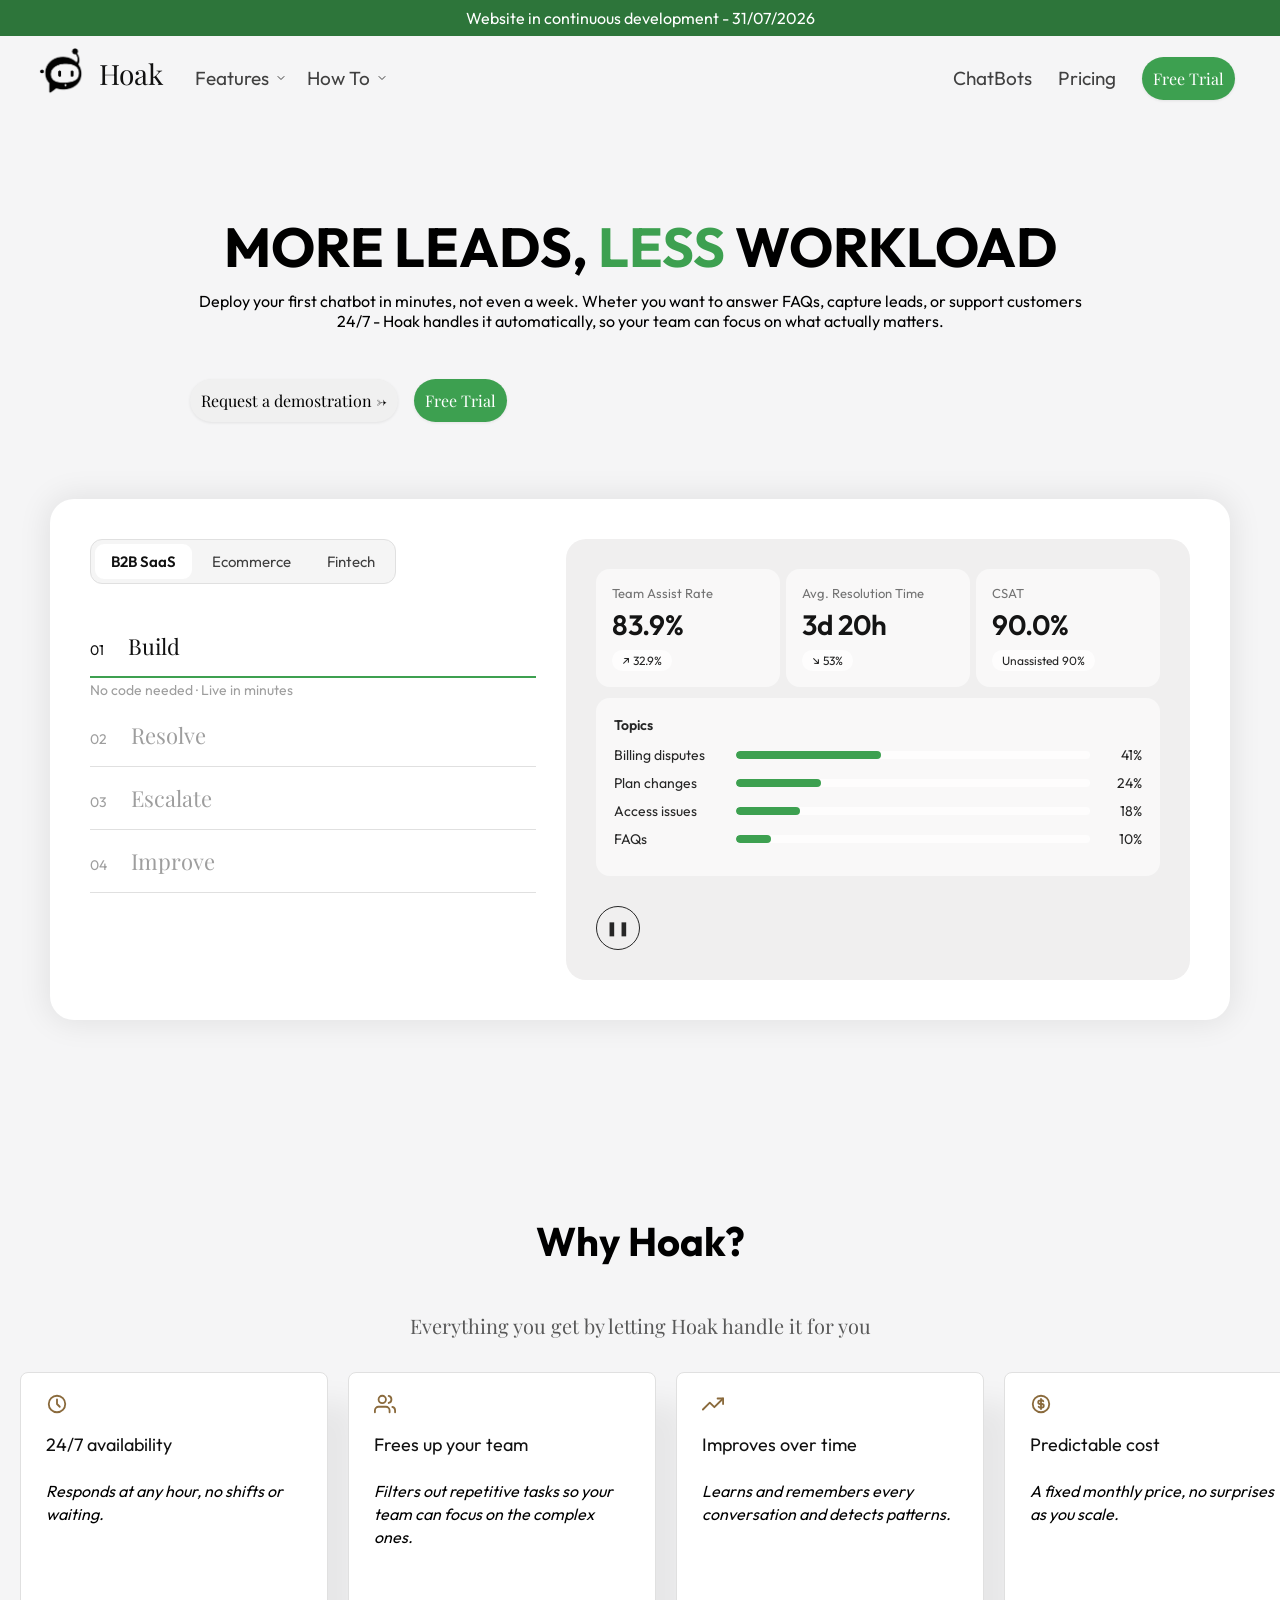
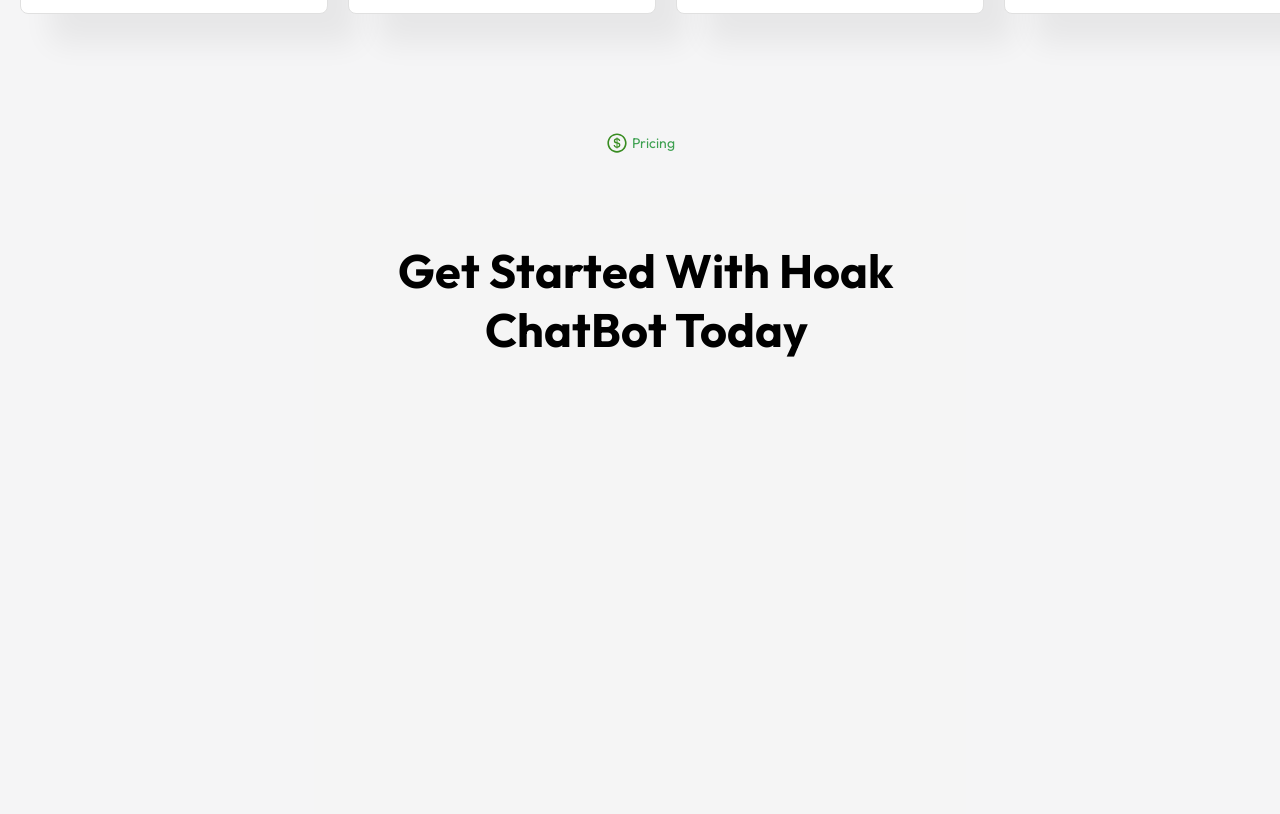
<file: index.html>
<!DOCTYPE html>
<html lang="en">

<head>
    <meta name="viewport" content="width=device-width, initial-scale=1.0">
    <meta charset="UTF-8">
    <meta name="viewport" content="width=device-width, initial-scale=1.0">
    <link rel="stylesheet" href="./indexorlakalike.css" type="text/css">
    <title>Prueba</title>
    <link rel="preconnect" href="https://fonts.googleapis.com">
    <link rel="preconnect" href="https://fonts.gstatic.com" crossorigin>
    <link href="https://fonts.googleapis.com/css2?family=Outfit:wght@100..900&display=swap" rel="stylesheet">
    <link rel="preconnect" href="https://fonts.googleapis.com">
    <link rel="preconnect" href="https://fonts.gstatic.com" crossorigin>
    <link href="https://fonts.googleapis.com/css2?family=Inter+Tight:ital,wght@0,100..900;1,100..900&display=swap"
        rel="stylesheet">
    <link rel="preconnect" href="https://fonts.googleapis.com">
    <link rel="preconnect" href="https://fonts.gstatic.com" crossorigin>
    <link href="https://fonts.googleapis.com/css2?family=Playfair+Display:ital,wght@0,400..900;1,400..900&display=swap"
        rel="stylesheet">

    <link rel="preconnect" href="https://fonts.googleapis.com">
    <link rel="preconnect" href="https://fonts.gstatic.com" crossorigin>
    <link
        href="https://fonts.googleapis.com/css2?family=Outfit:wght@100..900&family=Playfair+Display:ital,wght@0,400..900&display=swap"
        rel="stylesheet">
</head>

<body>
    <section class="informative">
        <div class="divInformative">
            Website in continuous development - 31/07/2026
        </div>
    </section>
    <header>
        <nav>
            <div class="structureNav">
                <a href="index.html"><img src="hoak.png" alt="WebLogo" class="logo"></a>
                <div class="hoak">Hoak</div>
                <div class="desplegables">
                    <div class="features">
                        Features
                        <svg width="12" height="12" viewBox="0 0 24 24" fill="none">
                            <path d="M6 9l6 6 6-6" stroke="currentColor" stroke-width="2" stroke-linecap="round"
                                stroke-linejoin="round" />
                        </svg>
                        <div class="desplegable">
                            <a href="#">Overview</a>
                            <a href="#">Customization</a>
                            <a href="#">Automation</a>
                            <a href="#">Reporting</a>
                            <a href="#">Searchable Transcripts</a>
                        </div>
                    </div>

                    <div class="features">
                        How To
                        <svg width="12" height="12" viewBox="0 0 24 24" fill="none">
                            <path d="M6 9l6 6 6-6" stroke="currentColor" stroke-width="2" stroke-linecap="round"
                                stroke-linejoin="round" />
                        </svg>
                        <div class="desplegable">
                            <a href="#">Getting Started</a>
                            <a href="#">Tutorials</a>
                            <a href="#">FAQ</a>
                        </div>

                    </div>

                    <div class="features right">ChatBots
                        <div class="pricing">Pricing</div>
                        <button class="boton">Free Trial</button>
                    </div>

                </div>

            </div>
        </nav>
    </header>

    <main>
        <div class="eslogan">
            <h4>MORE LEADS,
                <span class="less">LESS</span> WORKLOAD
            </h4>
            <div class="subEslogan">
                Deploy your first chatbot in minutes, not even a week.
                Wheter you want to answer FAQs, capture leads, or support customers 24/7 - Hoak handles it
                automatically,
                so your team can focus on what actually matters.
            </div>
            <div class="divDemo">
                <button class="botonDemo">Request a demostration →</button>
                <button class="botonFT">Free Trial</button>
            </div>
        </div>

        <!--SEPARATION-->

        <section class="showcase">

            <!-- ============ COLUMNA IZQUIERDA ============ -->
            <div class="showcase-left">

                <!-- Pestañas de industria -->
                <div class="tabs">
                    <button class="tab active" data-industry="saas">B2B SaaS</button>
                    <button class="tab" data-industry="ecommerce">Ecommerce</button>
                    <button class="tab" data-industry="fintech">Fintech</button>
                </div>

                <!-- Lista de pasos que rota automáticamente -->
                <ul class="steps">
                    <li class="step active" data-step="0">
                        <span class="step-number">01</span>
                        <span class="step-name">Build</span>
                        <span class="step-desc">No code needed · Live in minutes</span>
                        <span class="step-progress"></span>
                    </li>
                    <li class="step" data-step="1">
                        <span class="step-number">02</span>
                        <span class="step-name">Resolve</span>
                        <span class="step-desc">Answers instantly, 24/7</span>
                        <span class="step-progress"></span>
                    </li>
                    <li class="step" data-step="2">
                        <span class="step-number">03</span>
                        <span class="step-name">Escalate</span>
                        <span class="step-desc">Hands off to your team when needed</span>
                        <span class="step-progress"></span>
                    </li>
                    <li class="step" data-step="3">
                        <span class="step-number">04</span>
                        <span class="step-name">Improve</span>
                        <span class="step-desc">Learns every ticket · ROI analytics built in</span>
                        <span class="step-progress"></span>
                    </li>
                </ul>
            </div>

            <!-- ============ COLUMNA DERECHA (dashboard) ============ -->
            <div class="showcase-right">
                <div class="panel">

                    <div class="metrics">
                        <div class="metric-card">
                            <div class="metric-label">Team Assist Rate</div>
                            <div class="metric-value" id="metric1">0%</div>
                            <span class="metric-badge">↗ 32.9%</span>
                        </div>
                        <div class="metric-card">
                            <div class="metric-label">Avg. Resolution Time</div>
                            <div class="metric-value" id="metric2">3d 20h</div>
                            <span class="metric-badge">↘ 53%</span>
                        </div>
                        <div class="metric-card">
                            <div class="metric-label">CSAT</div>
                            <div class="metric-value" id="metric3">0%</div>
                            <span class="metric-badge">Unassisted 90%</span>
                        </div>
                    </div>

                    <div class="topics">
                        <div class="topics-title">Topics</div>
                        <div class="topic-row">
                            <span class="topic-name">Billing disputes</span>
                            <div class="topic-bar">
                                <div class="topic-fill" data-value="41"></div>
                            </div>
                            <span class="topic-pct">41%</span>
                        </div>
                        <div class="topic-row">
                            <span class="topic-name">Plan changes</span>
                            <div class="topic-bar">
                                <div class="topic-fill" data-value="24"></div>
                            </div>
                            <span class="topic-pct">24%</span>
                        </div>
                        <div class="topic-row">
                            <span class="topic-name">Access issues</span>
                            <div class="topic-bar">
                                <div class="topic-fill" data-value="18"></div>
                            </div>
                            <span class="topic-pct">18%</span>
                        </div>
                        <div class="topic-row">
                            <span class="topic-name">FAQs</span>
                            <div class="topic-bar">
                                <div class="topic-fill" data-value="10"></div>
                            </div>
                            <span class="topic-pct">10%</span>
                        </div>
                    </div>

                    <button class="pause-btn" id="pauseBtn">❚❚</button>

                </div>
            </div>

        </section>

        <div class="segundobloque">
            <h3 class="porque">Why Hoak?</h3>
            <div class="subPorque">
                Everything you get by letting Hoak handle it for you
            </div>
            <div class="cards">
                <div class="card">
                    <svg width="22" height="22" viewBox="0 0 24 24" fill="none" stroke="#8A6A3C" stroke-width="2"
                        stroke-linecap="round" stroke-linejoin="round">
                        <circle cx="12" cy="12" r="9" />
                        <polyline points="12 7 12 12 15 15" />
                    </svg>
                    <p class="colorTCC">24/7 availability<br><br><em class="colorTC">Responds at any hour, no shifts or
                            waiting.</em></p>
                </div>
                <div class="card">
                    <svg width="22" height="22" viewBox="0 0 24 24" fill="none" stroke="#8A6A3C" stroke-width="2"
                        stroke-linecap="round" stroke-linejoin="round">
                        <path d="M17 21v-2a4 4 0 0 0-4-4H5a4 4 0 0 0-4 4v2" />
                        <circle cx="9" cy="7" r="4" />
                        <path d="M23 21v-2a4 4 0 0 0-3-3.87" />
                        <path d="M16 3.13a4 4 0 0 1 0 7.75" />
                    </svg>
                    <p class="colorTCC">Frees up your team<br><br><em class="colorTC">Filters out repetitive tasks so
                            your team can focus on the complex ones.</em></p>
                </div>
                <div class="card">
                    <svg width="22" height="22" viewBox="0 0 24 24" fill="none" stroke="#8A6A3C" stroke-width="2"
                        stroke-linecap="round" stroke-linejoin="round">
                        <polyline points="23 6 13.5 15.5 8.5 10.5 1 18" />
                        <polyline points="17 6 23 6 23 12" />
                    </svg>
                    <p class="colorTCC">Improves over time<br><br><em class="colorTC">Learns and remembers every
                            conversation and detects patterns.</em></p>
                </div>
                <div class="card">
                    <svg width="22" height="22" viewBox="0 0 24 24" fill="none" stroke="#8A6A3C" stroke-width="2"
                        stroke-linecap="round" stroke-linejoin="round">
                        <circle cx="12" cy="12" r="9" />
                        <path
                            d="M14.5 9a2.5 2.5 0 0 0-2.5-1H11a2 2 0 0 0 0 4h2a2 2 0 0 1 0 4h-1a2.5 2.5 0 0 1-2.5-1M12 6.5v11" />
                    </svg>
                    <p class="colorTCC">Predictable cost<br><br><em class="colorTC">A fixed monthly price, no surprises
                            as you scale.</em></p>
                </div>
                <div class="card">
                    <svg width="22" height="22" viewBox="0 0 24 24" fill="none" stroke="#8A6A3C" stroke-width="2"
                        stroke-linecap="round" stroke-linejoin="round">
                        <path d="M9 2v6" />
                        <path d="M15 2v6" />
                        <path d="M6 8h12a1 1 0 0 1 1 1v3a7 7 0 0 1-7 7h0a7 7 0 0 1-7-7V9a1 1 0 0 1 1-1z" />
                        <path d="M12 19v3" />
                    </svg>
                    <p class="colorTCC">Ready in minutes<br><br><em class="colorTC">Copy a single line of code and your
                            chatbot is already live.</em></p>
                </div>
            </div>
        </div>

        <div class="tercerBloque">
            <div class="price">
                <svg xmlns="http://www.w3.org/2000/svg" width="22" height="22" viewBox="0 0 1024 1024">
                    <path fill="#388c21"
                        d="M512 64C264.6 64 64 264.6 64 512s200.6 448 448 448s448-200.6 448-448S759.4 64 512 64zm0 820c-205.4 0-372-166.6-372-372s166.6-372 372-372s372 166.6 372 372s-166.6 372-372 372zm47.7-395.2l-25.4-5.9V348.6c38 5.2 61.5 29 65.5 58.2c.5 4 3.9 6.9 7.9 6.9h44.9c4.7 0 8.4-4.1 8-8.8c-6.1-62.3-57.4-102.3-125.9-109.2V263c0-4.4-3.6-8-8-8h-28.1c-4.4 0-8 3.6-8 8v33c-70.8 6.9-126.2 46-126.2 119c0 67.6 49.8 100.2 102.1 112.7l24.7 6.3v142.7c-44.2-5.9-69-29.5-74.1-61.3c-.6-3.8-4-6.6-7.9-6.6H363c-4.7 0-8.4 4-8 8.7c4.5 55 46.2 105.6 135.2 112.1V761c0 4.4 3.6 8 8 8h28.4c4.4 0 8-3.6 8-8.1l-.2-31.7c78.3-6.9 134.3-48.8 134.3-124c-.1-69.4-44.2-100.4-109-116.4zm-68.6-16.2c-5.6-1.6-10.3-3.1-15-5c-33.8-12.2-49.5-31.9-49.5-57.3c0-36.3 27.5-57 64.5-61.7v124zM534.3 677V543.3c3.1.9 5.9 1.6 8.8 2.2c47.3 14.4 63.2 34.4 63.2 65.1c0 39.1-29.4 62.6-72 66.4z" />
                </svg>Pricing
            </div>

            <div class="cardsPrice">
                <h3>Get Started With Hoak ChatBot Today</h3>
            </div>
        </div>




        <!-- Conexión con tu archivo JavaScript externo.
     Va al FINAL del body para que cuando se ejecute,
     todos los elementos HTML ya existan -->
        <script src="./script.js"></script>



    </main>


</body>

</html>
</file>
<file: indexorlakalike.css>
body {
  font-family: "Inter Tight", sans-serif;
  font-optical-sizing: auto;
  font-weight: 16px;
  font-style: normal;
  background-color: #F5F5F6;
  margin: 0;
  padding: 0;
}

header {
  position: sticky;
  top: 0;
  z-index: 100;
}

.informative {
  text-align: center;
  padding: 8px;
  background-color: #2d753a;
  font-size: 16px;
  position: relative;
}

.divInformative {
  font-family: "Outfit", sans-serif;
  font-optical-sizing: auto;
  font-weight: 12px;
  font-style: normal;
  color: #FFFFFF;
}

.structureNav {
  font-family: "Playfair Display", serif;
  font-optical-sizing: auto;
  font-weight: 20px;
  font-style: normal;
  background-color: #F5F5F6;
  position: relative;
  padding: 12px;
  display: flex;
  align-items: center;
  gap: 12px;
}

.logo {
  width: 50px;
  position: relative;
  margin-left: 25px;
}

.hoak {
  color: #111111;
  position: relative;
  display: flex;
  font-size: 28px;
}

.features {
  padding-top: 6px;
  color: #404040;
  position: relative;
  display: flex;
  font-size: 19px;
  padding-left: 20px;
  display: inline-flex;
  align-items: center;
  gap: 6px;
  cursor: pointer;
}

.right {
  margin-left: auto;
  margin-right: 3%;
}

.pricing {
  padding-left: 20px;
  padding-right: 20px;
}

.desplegables {
  font-family: "Outfit", sans-serif;
  font-optical-sizing: auto;
  font-weight: 9px;
  font-style: normal;
  padding-top: 2.9px;
  color: #595959;
  display: flex;
  align-items: center;
  flex: 2;
}

.features svg {
  transition: transform 0.5s ease;
}

.features:hover svg {
  transform: rotate(180deg);
}

.desplegable {
  display: block;
  opacity: 0;
  visibility: hidden;
  transition: opacity 0.4s ease, visibility 0.4s ease;
  position: absolute;
  top: 100%;
  left: 0;
  background: #FFFFFF;
  min-width: 220px;
  box-shadow: 0 4px 12px rgba(0, 0, 0, 0.08);
  border-radius: 11px;
  z-index: 1000;
  padding: 4px 0;
  border: 1px solid #E0E0E0;
}

.desplegable a {
  display: block;
  padding: 12px 16px;
  color: #222222;
  text-decoration: none;
  font-weight: 600;
  font-size: 14px;
  border-bottom: 1px solid #EDEDED;
  border-radius: 11px;
}

.desplegable a:last-child {
  border-bottom: none;
}

.desplegable a:hover {
  background: #F0F4F1;
  color: #111111;
}

.features:hover .desplegable {
  opacity: 1;
  visibility: visible;
}

.boton {
  font-family: "Playfair Display", serif;
  font-optical-sizing: auto;
  font-size: 16px;
  background-color: #3da050;
  border-radius: 90px;
  padding: 11px;
  display: flex;
  border: none;
  position: static;
  color: white;
  box-shadow: 0 1px 3px rgba(0, 0, 0, 0.08);
}

.boton:hover {
  background-color: black;
  color: white;
  cursor: pointer;
}

main {
  font-family: "Outfit", sans-serif;
  font-optical-sizing: auto;
}

.eslogan {
  font-family: "Playfair Display", serif;
  font-optical-sizing: auto;
  text-align: center;
  font-size: 200px;
  max-width: 900px;
  margin: 0 auto;
}

h4 {
  font-family: "Outfit", sans-serif;
  font-optical-sizing: auto;
  text-align: center;
  margin-top: 100px;
  font-size: 55px;
  margin-bottom: 10px;
}

.less {
  color: #3da050;
}

.subEslogan {
  font-family: "Outfit", sans-serif;
  font-optical-sizing: auto;
  font-size: 16px;
  position: static;
}

.divDemo {
  display: flex;
  justify-content: flex-start;
  align-items: center;
  gap: 16px;
  margin-top: 30px;
}

.botonDemo {
  font-family: "Playfair Display", serif;
  font-optical-sizing: auto;
  font-size: 16px;
  background-color: #F0F0F0;
  border-radius: 90px;
  padding: 11px;
  display: flex;
  position: static;
  border: none;
  margin-top: 2%;
  box-shadow: 0 1px 3px rgba(0, 0, 0, 0.08);
}

.botonDemo:hover {
  background-color: #E5E5E5;
  color: #111111;
  cursor: pointer;
}

.botonFT {
  font-family: "Playfair Display", serif;
  font-optical-sizing: auto;
  font-size: 16px;
  background-color: #3da050;
  color: #FFFFFF;
  border-radius: 90px;
  padding: 11px;
  display: flex;
  position: static;
  border: none;
  margin-top: 2%;
  box-shadow: 0 1px 3px rgba(0, 0, 0, 0.08);
}

.botonFT:hover {
  background-color: #2E2E2E;
  color: #FFFFFF;
  cursor: pointer;
}

/*SEPARATION*/

.showcase {
  max-width: 1100px;
  margin: 0 auto;
  display: flex;
  gap: 30px;
  background: #FFFFFF;
  border: #111111;
  border-radius: 24px;
  padding: 40px;
  margin-top: 6%;
  margin-bottom: 6%;
  box-shadow: 0 0 30px 4px rgba(0, 0, 0, 0.08);
}

.showcase-left {
  flex: 1;
  display: flex;
  flex-direction: column;
}

.showcase-right {
  flex: 1.4;
}

/* ============================================
   3. PESTAÑAS (B2B SaaS / E>commerce / Fintech)
   ============================================ */
.tabs {
  display: inline-flex;
  gap: 4px;
  background: #F5F5F5;
  border: 1px solid #E0E0E0;
  border-radius: 12px;
  padding: 4px;
  align-self: flex-start;
}

.tab {
  font-family: "Outfit", sans-serif;
  font-size: 15px;
  border: none;
  background: transparent;
  padding: 8px 16px;
  border-radius: 9px;
  cursor: pointer;
  color: #404040;
}

/* La pestaña activa se resalta con tu color de marca */
.tab.active {
  background: #FFFFFF;
  color: #111111;
  font-weight: 600;
}

/* ============================================
   4. LISTA DE PASOS (01 Build, 02 Resolve...)
   ============================================ */
.steps {
  margin-top: 7%;
  list-style: none;
  padding: 0;
}

.step {
  display: flex;
  align-items: baseline;
  gap: 24px;
  padding: 16px 0;
  border-bottom: 1px solid #E0E0E0;
  cursor: pointer;
  position: relative;
  /* referencia para la barra de progreso */
  color: #9E9E9E;
  transition: color 0.3s ease;
}

.step-number {
  font-size: 14px;
}

.step-name {
  font-family: "Playfair Display", serif;
  font-size: 22px;
}

/* El paso activo se oscurece */
.step.active {
  color: #111111;
}

/* Descripción que solo se ve en el paso activo */
.step-desc {
  display: none;
  position: absolute;
  bottom: -22px;
  left: 0;
  font-size: 14px;
  color: #9E9E9E;
}

.step.active .step-desc {
  display: block;
}

/* La rayita de progreso bajo el paso activo.
   Se anima de 0% a 100% de ancho con JS + transition */
.step-progress {
  position: absolute;
  bottom: -1px;
  left: 0;
  height: 2px;
  width: 0%;
  background: #3da050;
}

.step.active .step-progress {
  transition: width 5s linear;
  /* 5s = duración de cada paso */
}

/* Deja hueco extra bajo el paso activo para su descripción */
.step.active {
  margin-bottom: 26px;
}

/* ============================================
   5. PANEL DERECHO (el "dashboard")
   ============================================ */
.panel {
  border-radius: 20px;
  padding: 30px 30px 30px;
  position: relative;
  overflow: hidden;
  /* El fondo difuminado: varios degradados radiales suaves */
  background: #f0efef;
}

/* --- Tarjetas de métricas --- */
.metrics {
  display: flex;
  margin-bottom: 11px;
  gap: 6px;
}

.metric-card {
  flex: 1;
  background: rgba(255, 255, 255, 0.6);
  border-radius: 14px;
  padding: 16px;
}

.metric-label {
  font-size: 13px;
  color: #737373;
  margin-bottom: 6px;
}

.metric-value {
  font-size: 28px;
  font-weight: 600;
  color: #141414;
}

.metric-badge {
  display: inline-block;
  margin-top: 8px;
  font-size: 12px;
  background: rgba(255, 255, 255, 0.8);
  border-radius: 20px;
  padding: 3px 10px;
  color: #262626;
}

/* --- Bloque de topics con barras --- */
.topics {
  background: rgba(255, 255, 255, 0.6);
  border-radius: 14px;
  padding: 18px;
}

.topics-title {
  font-size: 14px;
  font-weight: 600;
  color: #262626;
  margin-bottom: 12px;
}

.topic-row {
  display: flex;
  align-items: center;
  gap: 12px;
  margin-bottom: 10px;
  font-size: 14px;
  color: #262626;
}

.topic-name {
  width: 110px;
}

/* La barra: un fondo claro y dentro un relleno naranja
   cuyo width en % ES el dato */
.topic-bar {
  flex: 1;
  height: 8px;
  background: rgba(255, 255, 255, 0.8);
  border-radius: 8px;
  overflow: hidden;
}

.topic-fill {
  height: 100%;
  width: 0%;
  /* empieza en 0 y JS la anima a su valor */
  background: #3da050;
  border-radius: 8px;
  transition: width 1s ease;
}

.topic-pct {
  width: 40px;
  text-align: right;
}

/* --- Botón de pausa --- */
.pause-btn {
  margin-top: 30px;
  width: 44px;
  height: 44px;
  border-radius: 50%;
  border: 1px solid #262626;
  background: transparent;
  cursor: pointer;
  font-size: 14px;
  color: #262626;
}

/* ============================================
   6. RESPONSIVE: en móvil, una columna
   ============================================ */
@media (max-width: 768px) {
  .showcase {
    flex-direction: column;
    padding: 20px;
  }

  .steps {
    margin-top: 10px;
  }
}

.segundobloque {
  font-family: "Playfair Display", serif;
  font-optical-sizing: auto;
  background-color: #F5F5F6;
  padding-top: 80px;

}

.porque {
  font-size: 40px;
  text-align: center;
  font-family: "Outfit", sans-serif;
  font-optical-sizing: auto;
}

.subPorque {
  font-size: 20px;
  padding-top: 6px;
  color: #595959;
  text-align: center;
}

.cards {
  margin-top: 1%;
  padding-top: 20px;
  display: flex;
  width: 1640px;
  height: 320px;
  margin-left: auto;
  margin-right: auto;
}

.card {
  font-family: "Outfit", sans-serif;
  font-optical-sizing: auto;
  font-size: 16px;
  background: #FFFFFF;
  border: 1px solid #E0E0E0;
  border-radius: 8px;
  padding-top: 20px;
  display: flex;
  flex-direction: column;
  width: 300px;
  height: 220px;
  display: flex;
  margin-left: 20px;
  padding-left: 25px;
  padding-right: 25px;
  box-shadow: 30px 30px 30px rgba(0.06, 0.06, 0.06, 0.06);
}

.colorTC {
  color: black;
  font-size: 16px;
}

.colorTCC {
  color: #111111;
  font-weight: 300px;
  font-size: 18px;
}

.tercerBloque {
  background-color: #F5F5F6;
  font-family: "Outfit", sans-serif;
  font-optical-sizing: auto;
}

.price {
  text-align: center;
  gap: 4px;
  font-size: 14px;
  background-color: #F5F5F6;
  padding: 40px 60px;
  align-items: center;
  display: flex;
  justify-content: center;
  color: #3da050;
}

.cardsPrice {
  background-color: #F5F5F5;
  text-align: center;
  display: flex;
  width: 640px;
  height: 620px;
  margin-left: auto;
  margin-right: auto;
  padding-left:12px;
  font-size: 40px;
}


@media (max-width: 768px) {
  .hero h1 {
    font-size: 2rem;
    /* título más pequeño en móvil */
  }

  nav {
    flex-direction: column;
    /* menú en vertical */
  }

  /* etc. */
}
</file>
